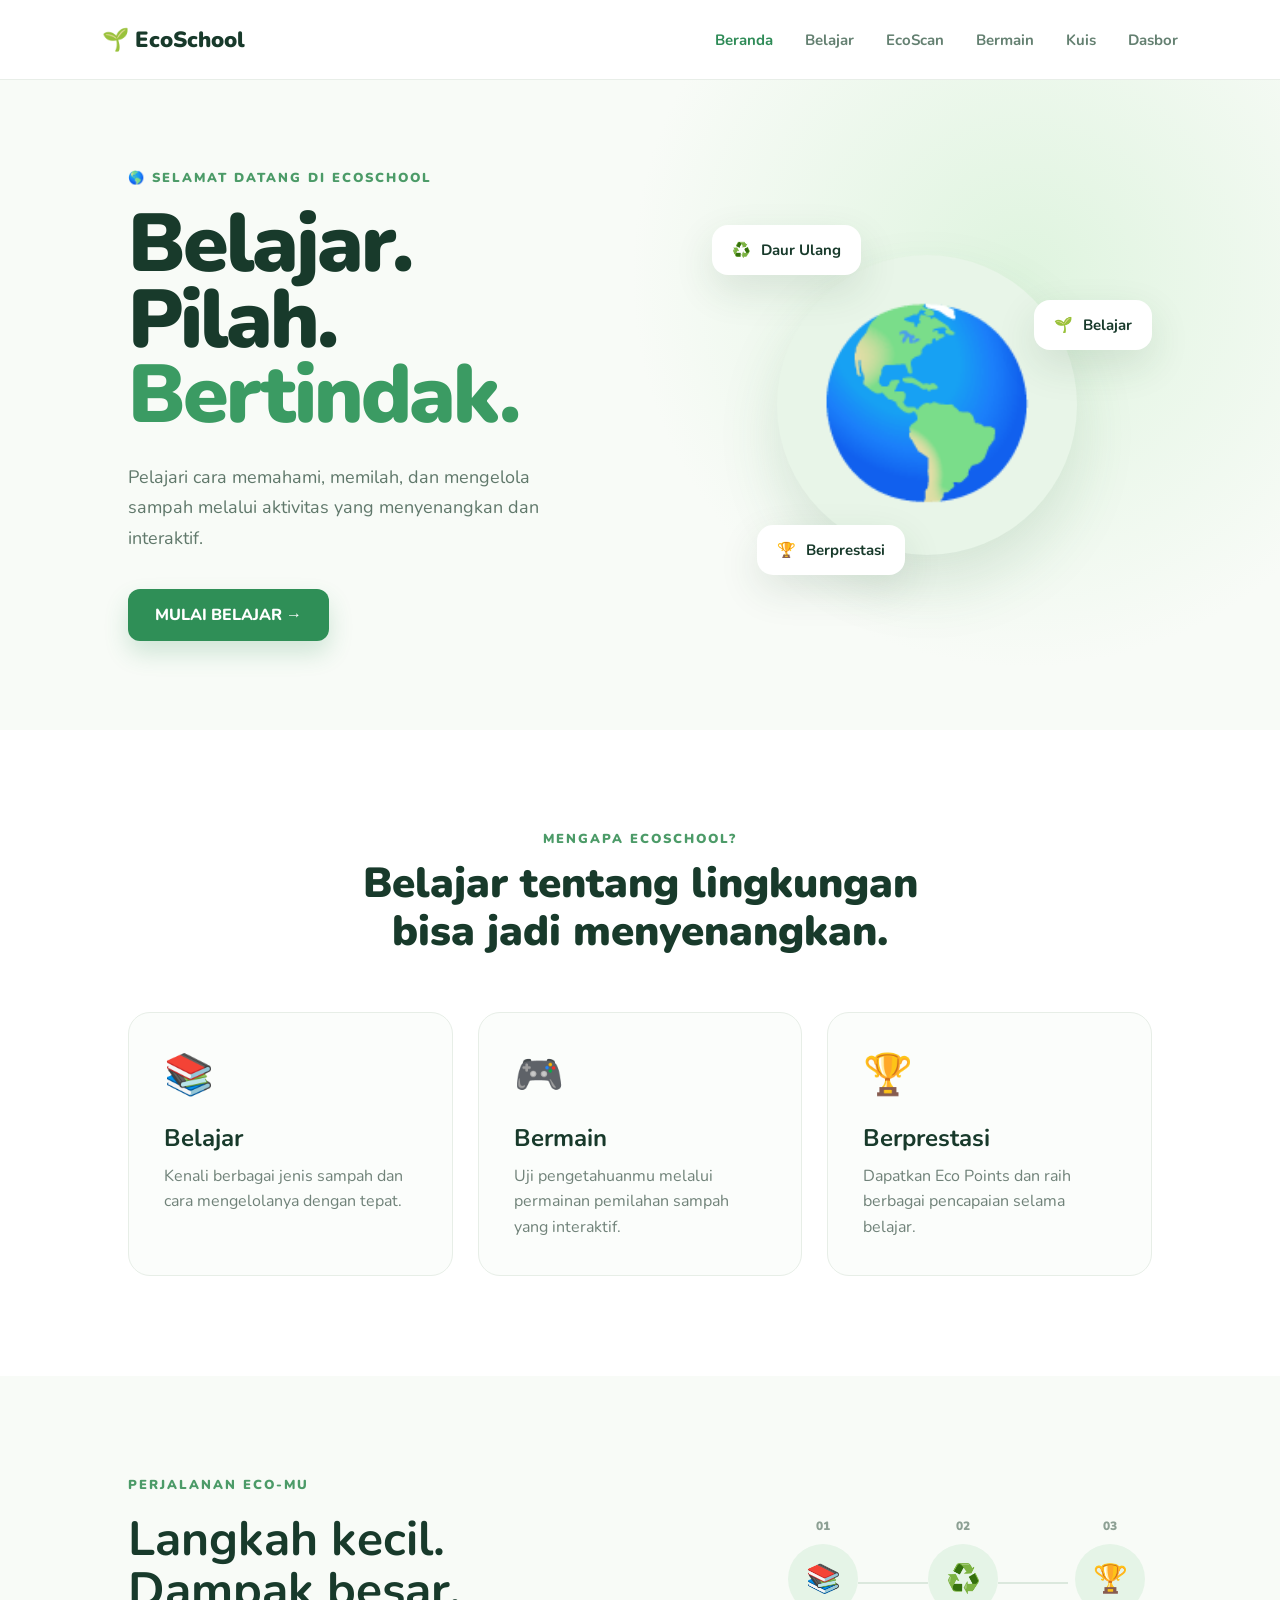
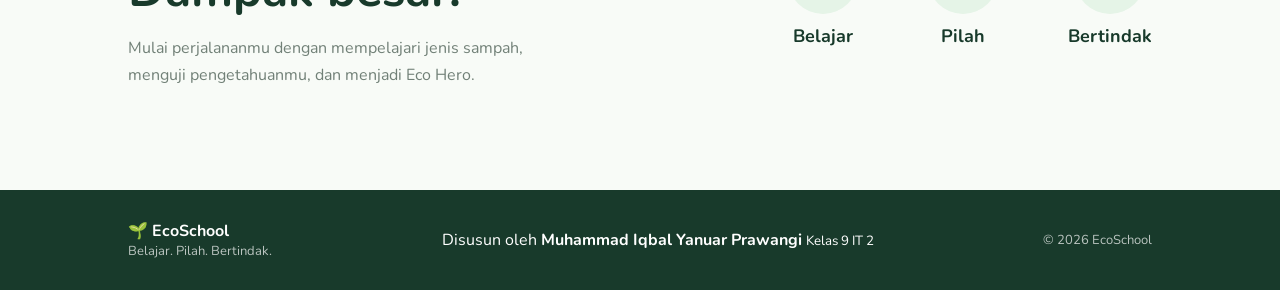
<file: index.html>
<!DOCTYPE html>
<html lang="id">
<head>
    <meta charset="UTF-8">
    <meta name="viewport" content="width=device-width, initial-scale=1.0">

    <title>EcoSchool | Belajar. Pilah. Bertindak.</title>

    <link rel="stylesheet" href="css/style.css">
</head>

<body>

    <!-- NAVBAR -->
    <header class="navbar">
        <div class="logo">
            🌱 EcoSchool
        </div>

        <nav>
            <a href="index.html" class="active">Beranda</a>
            <a href="learn.html">Belajar</a>
            <a href="scan.html">EcoScan</a>
            <a href="game.html">Bermain</a>
            <a href="quiz.html">Kuis</a>
            <a href="dashboard.html">Dasbor</a>
        </nav>
    </header>


    <!-- HERO SECTION -->
    <main>

        <section class="hero">

            <div class="hero-text">

                <p class="small-title">
                    🌎 SELAMAT DATANG DI ECOSCHOOL
                </p>

                <h1>
                    Belajar.<br>
                    Pilah.<br>
                    <span>Bertindak.</span>
                </h1>

                <p class="hero-description">
                    Pelajari cara memahami, memilah, dan mengelola sampah
                    melalui aktivitas yang menyenangkan dan interaktif.
                </p>

                <a href="learn.html" class="primary-button">
                    MULAI BELAJAR →
                </a>

            </div>


            <div class="hero-visual">

                <div class="earth">
                    🌎
                </div>

                <div class="floating-card card-one">
                    ♻️
                    <strong>Daur Ulang</strong>
                </div>

                <div class="floating-card card-two">
                    🌱
                    <strong>Belajar</strong>
                </div>

                <div class="floating-card card-three">
                    🏆
                    <strong>Berprestasi</strong>
                </div>

            </div>

        </section>


        <!-- WHY ECOSCHOOL -->
        <section class="why-section">

            <div class="section-heading">
                <p>MENGAPA ECOSCHOOL?</p>

                <h2>
                    Belajar tentang lingkungan<br>
                    bisa jadi menyenangkan.
                </h2>
            </div>


            <div class="feature-container">

                <div class="feature-card">
                    <div class="feature-icon">
                        📚
                    </div>

                    <h3>Belajar</h3>

                    <p>
                        Kenali berbagai jenis sampah
                        dan cara mengelolanya dengan tepat.
                    </p>
                </div>


                <div class="feature-card">
                    <div class="feature-icon">
                        🎮
                    </div>

                    <h3>Bermain</h3>

                    <p>
                        Uji pengetahuanmu melalui
                        permainan pemilahan sampah yang interaktif.
                    </p>
                </div>


                <div class="feature-card">
                    <div class="feature-icon">
                        🏆
                    </div>

                    <h3>Berprestasi</h3>

                    <p>
                        Dapatkan Eco Points dan raih
                        berbagai pencapaian selama belajar.
                    </p>
                </div>

            </div>

        </section>


        <!-- JOURNEY -->
        <section class="journey-section">

            <div class="journey-text">

                <p class="small-title">
                    PERJALANAN ECO-MU
                </p>

                <h2>
                    Langkah kecil.<br>
                    Dampak besar.
                </h2>

                <p>
                    Mulai perjalananmu dengan mempelajari jenis sampah,
                    menguji pengetahuanmu, dan menjadi Eco Hero.
                </p>

            </div>


            <div class="journey-steps">

                <div class="journey-step">
                    <div>01</div>
                    <span>📚</span>
                    <h3>Belajar</h3>
                </div>

                <div class="journey-line"></div>

                <div class="journey-step">
                    <div>02</div>
                    <span>♻️</span>
                    <h3>Pilah</h3>
                </div>

                <div class="journey-line"></div>

                <div class="journey-step">
                    <div>03</div>
                    <span>🏆</span>
                    <h3>Bertindak</h3>
                </div>

            </div>

        </section>

    </main>


    <!-- FOOTER -->
    <body>
    
        <!-- ISI WEBSITE -->
        <main>
            <!-- semua isi Home kamu di sini -->
        </main>
    
    
        <!-- FOOTER -->
        <footer>
            <div class="footer-brand">
                <div>
                    🌱 <strong>EcoSchool</strong>
                </div>
                <p>Belajar. Pilah. Bertindak.</p>
            </div>
    
            <div class="footer-author">
                <span>Disusun oleh</span>
                <strong>Muhammad Iqbal Yanuar Prawangi</strong>
                <small>Kelas 9 IT 2</small>
            </div>
    
            <p class="footer-copyright">
                © 2026 EcoSchool
            </p>
        </footer>
    
    </body>
    </html>


    <script src="js/main.js"></script>

</body>
</html>
</file>
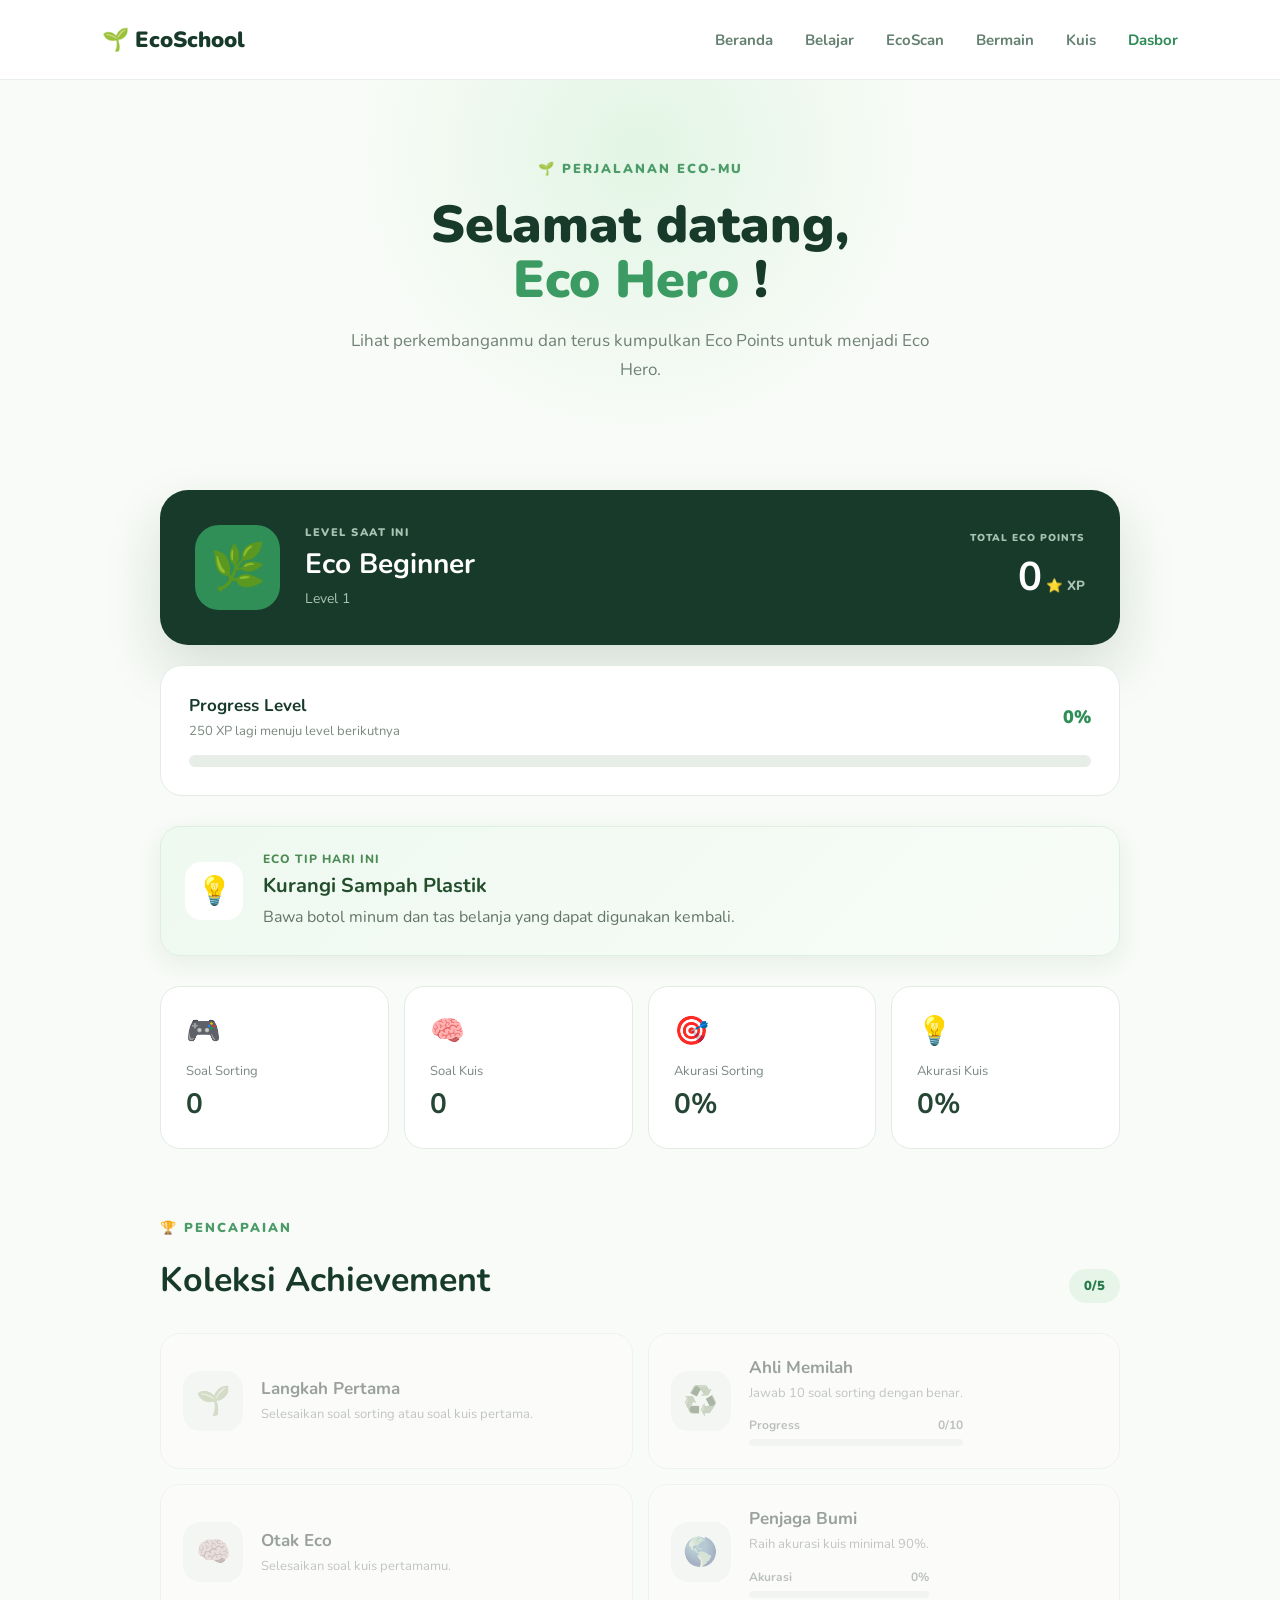
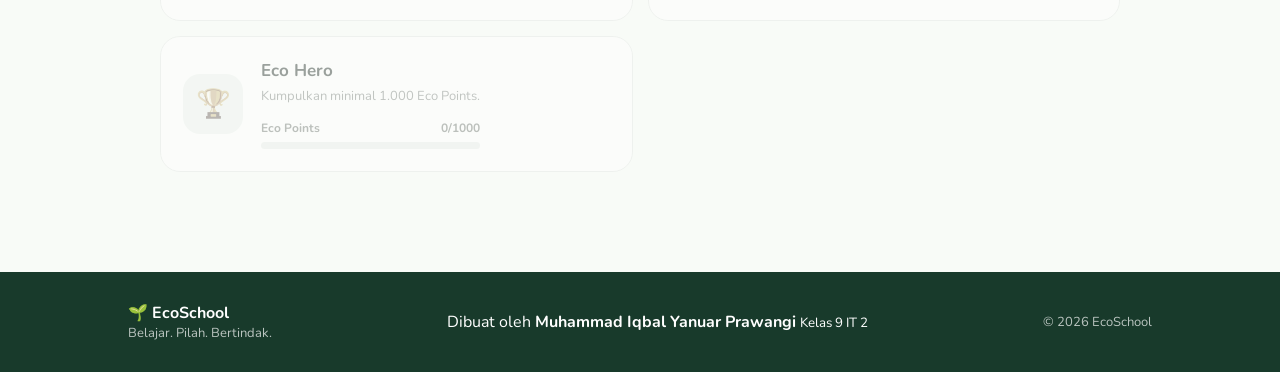
<file: dashboard.html>
<!DOCTYPE html>
<html lang="id">

<head>

    <meta charset="UTF-8">

    <meta name="viewport" content="width=device-width, initial-scale=1.0">

    <title>Dasbor | EcoSchool</title>

    <link rel="stylesheet" href="css/style.css">

</head>


<body>


    <!-- NAVBAR -->

    <header class="navbar">

        <div class="logo">
            🌱 EcoSchool
        </div>


        <nav>

            <a href="index.html">
                Beranda
            </a>

            <a href="learn.html">
                Belajar
            </a>

            <a href="scan.html">
                EcoScan
            </a>

            <a href="game.html">
                Bermain
            </a>

            <a href="quiz.html">
                Kuis
            </a>

            <a href="dashboard.html" class="active">
                Dasbor
            </a>

        </nav>

    </header>



    <!-- MAIN -->

    <main>


        <!-- DASHBOARD HEADER -->

        <section class="dashboard-header">

            <p class="small-title">
                🌱 PERJALANAN ECO-MU
            </p>


            <h1>
                Selamat datang,<br>
                <span id="dashboard-name">
                    Eco Hero
                </span>!
            </h1>


            <p>
                Lihat perkembanganmu dan terus kumpulkan
                Eco Points untuk menjadi Eco Hero.
            </p>

        </section>



        <!-- PROFILE CARD -->

        <section class="dashboard-main">


            <div class="profile-card">


                <div class="profile-icon">
                    🌿
                </div>


                <div class="profile-info">

                    <p>
                        LEVEL SAAT INI
                    </p>

                    <h2 id="level-name">
                        Eco Beginner
                    </h2>

                    <span id="level-number">
                        Level 1
                    </span>

                </div>


                <div class="profile-points">

                    <span>
                        TOTAL ECO POINTS
                    </span>

                    <strong id="total-points">
                        0
                    </strong>

                    <small>
                        ⭐ XP
                    </small>

                </div>

            </div>



            <!-- LEVEL PROGRESS -->

            <div class="level-progress-card">

                <div class="progress-heading">

                    <div>

                        <strong>
                            Progress Level
                        </strong>

                        <p id="next-level-text">
                            250 XP lagi menuju level berikutnya
                        </p>

                    </div>


                    <span id="level-percentage">
                        0%
                    </span>

                </div>


                <div class="dashboard-progress">

                    <div
                        id="dashboard-progress-bar"
                        class="dashboard-progress-bar"
                    ></div>

                </div>

            </div>

            <!-- ECO TIP -->
            <section class="eco-tip-card">
                <div class="eco-tip-icon">💡</div>
            
                <div class="eco-tip-content">
                    <span class="eco-tip-label">ECO TIP HARI INI</span>
                    <h3 id="ecoTipTitle">Tahukah Kamu?</h3>
                    <p id="ecoTipText">
                        Gunakan kembali barang yang masih layak sebelum membuangnya.
                    </p>
                </div>
            </section>

            <!-- STATISTICS -->

            <div class="dashboard-stats">


                <div class="dashboard-stat-card">

                    <div class="stat-icon">
                        🎮
                    </div>

                    <span>
                        Soal Sorting
                    </span>

                    <strong id="games-played">
                        0
                    </strong>

                </div>



                <div class="dashboard-stat-card">

                    <div class="stat-icon">
                        🧠
                    </div>

                    <span>
                        Soal Kuis
                    </span>

                    <strong id="quizzes-played">
                        0
                    </strong>

                </div>



                <div class="dashboard-stat-card">

                    <div class="stat-icon">
                        🎯
                    </div>

                    <span>
                        Akurasi Sorting
                    </span>

                    <strong id="sorting-accuracy">
                        0%
                    </strong>

                </div>



                <div class="dashboard-stat-card">

                    <div class="stat-icon">
                        💡
                    </div>

                    <span>
                        Akurasi Kuis
                    </span>

                    <strong id="quiz-accuracy">
                        0%
                    </strong>

                </div>


            </div>



            <!-- ACHIEVEMENTS -->

            <section class="achievement-section">


                <div class="achievement-heading">

                    <div>

                        <p class="small-title">
                            🏆 PENCAPAIAN
                        </p>

                        <h2>
                            Koleksi Achievement
                        </h2>

                    </div>

                    <span id="achievement-count">
                        0/5
                    </span>

                </div>



                <div class="achievement-grid">


                    <!-- FIRST STEP -->

                    <div
                        id="achievement-first"
                        class="achievement-card locked"
                    >

                        <div class="achievement-icon">
                            🌱
                        </div>

                        <div>

                            <h3>
                                Langkah Pertama
                            </h3>

                            <p>
                                Selesaikan soal sorting atau soal kuis pertama.
                            </p>

                        </div>

                    </div>



                    <!-- WASTE SORTER -->

                    <div
                        id="achievement-sorter"
                        class="achievement-card locked"
                    >

                        <div class="achievement-icon">
                            ♻️
                        </div>

                        <div>

                            <h3>
                                Ahli Memilah
                            </h3>

                            <p>
                                Jawab 10 soal sorting dengan benar.
                            </p>
                            
                            <div class="achievement-progress">
                                <div class="achievement-progress-text">
                                    <span>Progress</span>
                                    <span id="sorter-progress-text">0/10</span>
                                </div>
                            
                                <div class="achievement-progress-bar">
                                    <div
                                        id="sorter-progress-bar"
                                        class="achievement-progress-fill"
                                    ></div>
                                </div>
                            </div>

                        </div>

                    </div>



                    <!-- ECO BRAIN -->

                    <div
                        id="achievement-brain"
                        class="achievement-card locked"
                    >

                        <div class="achievement-icon">
                            🧠
                        </div>

                        <div>

                            <h3>
                                Otak Eco
                            </h3>

                            <p>
                                Selesaikan soal kuis pertamamu.
                            </p>

                        </div>

                    </div>



                    <!-- EARTH GUARDIAN -->

                    <div
                        id="achievement-guardian"
                        class="achievement-card locked"
                    >

                        <div class="achievement-icon">
                            🌎
                        </div>

                        <div>

                            <h3>
                                Penjaga Bumi
                            </h3>

                            <p>
                                Raih akurasi kuis minimal 90%.
                            </p>
                            
                            <div class="achievement-progress">
                                <div class="achievement-progress-text">
                                    <span>Akurasi</span>
                                    <span id="guardian-progress-text">0%</span>
                                </div>
                            
                                <div class="achievement-progress-bar">
                                    <div
                                        id="guardian-progress-bar"
                                        class="achievement-progress-fill"
                                    ></div>
                                </div>
                            </div>

                        </div>

                    </div>



                    <!-- ECO HERO -->

                    <div
                        id="achievement-hero"
                        class="achievement-card locked"
                    >

                        <div class="achievement-icon">
                            🏆
                        </div>

                        <div>

                            <h3>
                                Eco Hero
                            </h3>

                            <p>
                                Kumpulkan minimal 1.000 Eco Points.
                            </p>
                            
                            <div class="achievement-progress">
                                <div class="achievement-progress-text">
                                    <span>Eco Points</span>
                                    <span id="hero-progress-text">0/1000</span>
                                </div>
                            
                                <div class="achievement-progress-bar">
                                    <div
                                        id="hero-progress-bar"
                                        class="achievement-progress-fill"
                                    ></div>
                                </div>
                            </div>

                        </div>

                    </div>


                </div>


            </section>


        </section>


    </main>



    <!-- FOOTER -->

    <footer>

        <div class="footer-brand">
            <div>
                🌱 <strong>EcoSchool</strong>
            </div>
    
            <p>
                Belajar. Pilah. Bertindak.
            </p>
        </div>
    
    
        <div class="footer-author">
            <span>Dibuat oleh</span>
    
            <strong>
                Muhammad Iqbal Yanuar Prawangi
            </strong>
    
            <small>
                Kelas 9 IT 2
            </small>
        </div>
    
    
        <p class="footer-copyright">
            © 2026 EcoSchool
        </p>
    
    </footer>



    <script src="js/dashboard.js"></script>

</body>

</html>
</file>
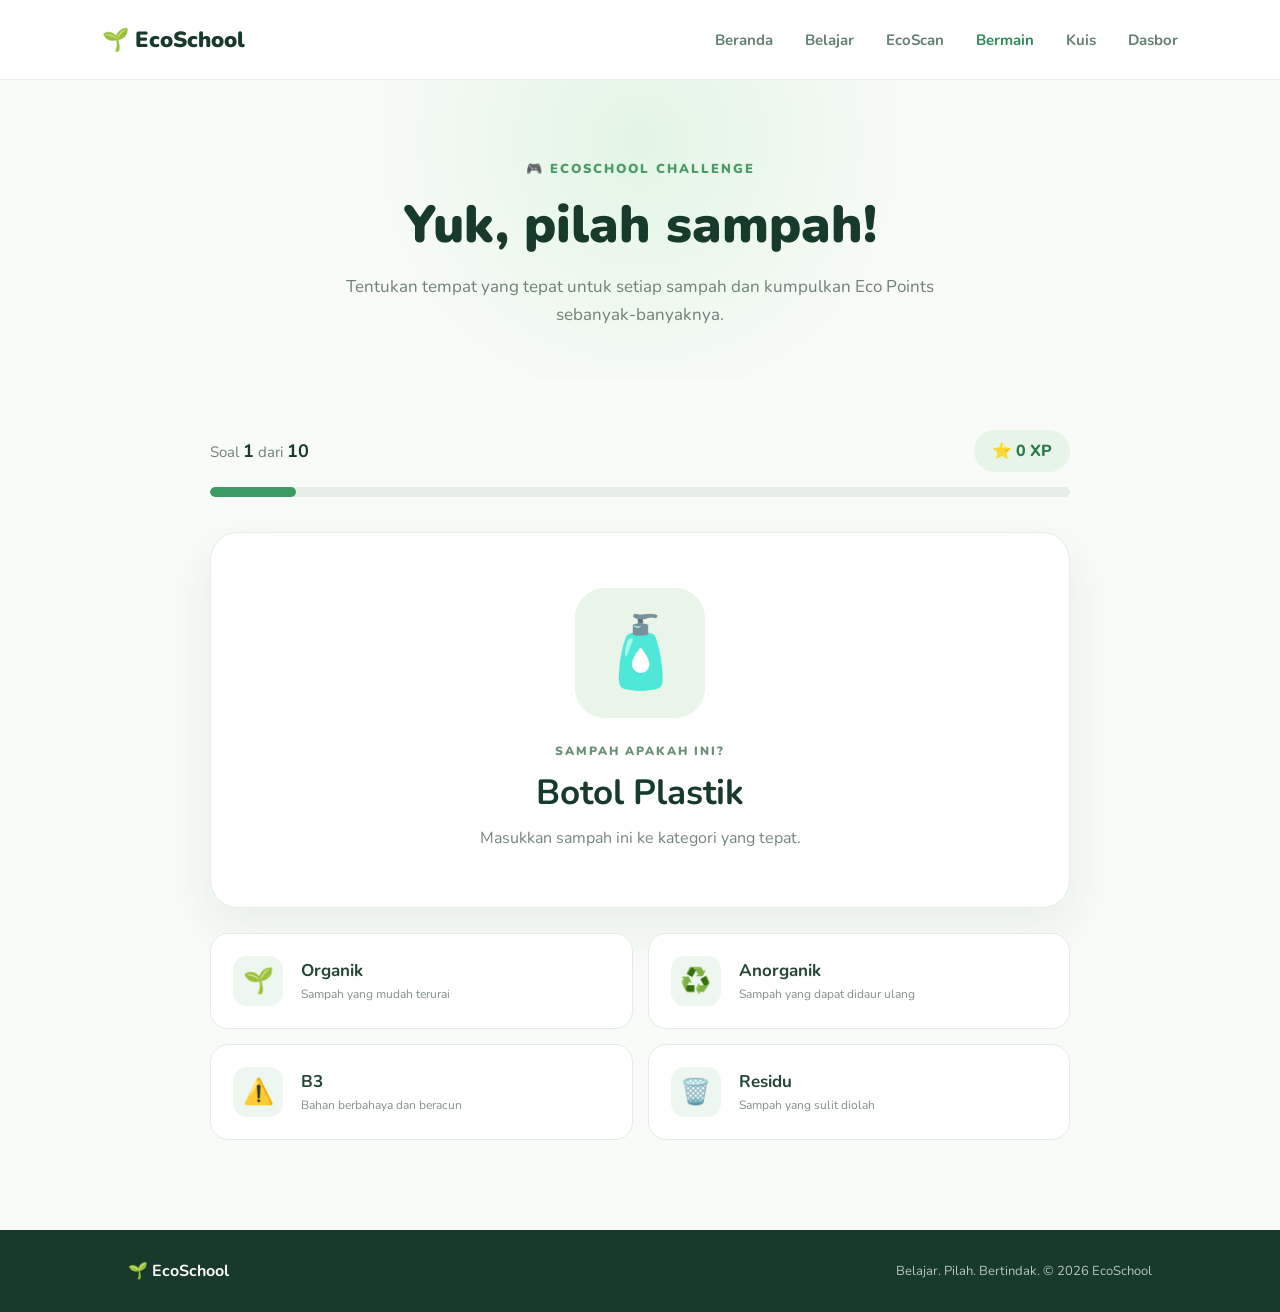
<file: game.html>
<!DOCTYPE html>
<html lang="id">

<head>

    <meta charset="UTF-8">

    <meta name="viewport" content="width=device-width, initial-scale=1.0">

    <title>Bermain | EcoSchool</title>

    <link rel="stylesheet" href="css/style.css">

</head>


<body>


    <!-- NAVBAR -->

    <header class="navbar">

        <div class="logo">
            🌱 EcoSchool
        </div>

        <nav>

            <a href="index.html">
                Beranda
            </a>

            <a href="learn.html">
                Belajar
            </a>

            <a href="scan.html">
                EcoScan
            </a>

            <a href="game.html" class="active">
                Bermain
            </a>

            <a href="quiz.html">
                Kuis
            </a>

            <a href="dashboard.html">
                Dasbor
            </a>

        </nav>

    </header>



    <!-- MAIN -->

    <main>


        <!-- GAME HEADER -->

        <section class="game-header">

            <p class="small-title">
                🎮 ECOSCHOOL CHALLENGE
            </p>

            <h1>
                Yuk, pilah sampah!
            </h1>

            <p>
                Tentukan tempat yang tepat untuk setiap sampah
                dan kumpulkan Eco Points sebanyak-banyaknya.
            </p>

        </section>



        <!-- GAME AREA -->

        <section class="game-section">


            <div class="game-topbar">

                <div class="question-counter">

                    Soal
                    <strong id="question-number">
                        1
                    </strong>
                    dari
                    <strong>
                        10
                    </strong>

                </div>


                <div class="score-display">

                    ⭐
                    <span id="score">
                        0
                    </span>
                    XP

                </div>

            </div>



            <!-- PROGRESS -->

            <div class="game-progress">

                <div
                    id="game-progress-bar"
                    class="game-progress-bar"
                ></div>

            </div>



            <!-- QUESTION CARD -->

            <div class="question-card">


                <div
                    id="waste-emoji"
                    class="waste-question-icon"
                >
                    🧴
                </div>


                <p class="question-label">
                    SAMPAH APAKAH INI?
                </p>


                <h2 id="waste-name">
                    Botol Plastik
                </h2>


                <p class="question-text">
                    Masukkan sampah ini ke kategori yang tepat.
                </p>


            </div>



            <!-- ANSWERS -->

            <div class="answer-grid">


                <button
                    class="answer-button"
                    onclick="checkAnswer('organik')"
                >

                    <span>🌱</span>

                    <div>
                        <strong>Organik</strong>

                        <small>
                            Sampah yang mudah terurai
                        </small>
                    </div>

                </button>



                <button
                    class="answer-button"
                    onclick="checkAnswer('anorganik')"
                >

                    <span>♻️</span>

                    <div>
                        <strong>Anorganik</strong>

                        <small>
                            Sampah yang dapat didaur ulang
                        </small>
                    </div>

                </button>



                <button
                    class="answer-button"
                    onclick="checkAnswer('b3')"
                >

                    <span>⚠️</span>

                    <div>
                        <strong>B3</strong>

                        <small>
                            Bahan berbahaya dan beracun
                        </small>
                    </div>

                </button>



                <button
                    class="answer-button"
                    onclick="checkAnswer('residu')"
                >

                    <span>🗑️</span>

                    <div>
                        <strong>Residu</strong>

                        <small>
                            Sampah yang sulit diolah
                        </small>
                    </div>

                </button>


            </div>



            <!-- FEEDBACK -->

            <div
                id="game-feedback"
                class="game-feedback"
                style="display: none;"
            >

                <div
                    id="feedback-icon"
                    class="feedback-icon"
                >
                    🎉
                </div>


                <h3 id="feedback-title">
                    Benar!
                </h3>


                <p id="feedback-text">
                    Jawabanmu tepat.
                </p>


                <button
                    id="next-button"
                    class="primary-button"
                    onclick="nextQuestion()"
                >
                    SOAL BERIKUTNYA →
                </button>

            </div>


        </section>



        <!-- GAME RESULT -->

        <section
            id="game-result"
            class="game-result"
            style="display: none;"
        >

            <div class="result-icon">
                🏆
            </div>


            <p class="small-title">
                TANTANGAN SELESAI!
            </p>


            <h2>
                Kamu keren, Eco Hero! 🌱
            </h2>


            <div class="final-score">

                <span>
                    Total Eco Points
                </span>

                <strong id="final-score">
                    0 XP
                </strong>

            </div>


            <div class="result-stats">

                <div>
                    <strong id="correct-answer">
                        0
                    </strong>

                    <span>
                        Jawaban Benar
                    </span>
                </div>


                <div>
                    <strong id="accuracy">
                        0%
                    </strong>

                    <span>
                        Akurasi
                    </span>
                </div>

            </div>


            <button
                class="primary-button"
                onclick="restartGame()"
            >
                MAIN LAGI ↻
            </button>

        </section>


    </main>



    <!-- FOOTER -->

    <footer>

        <div>
            🌱 <strong>EcoSchool</strong>
        </div>


        <p>
            Belajar. Pilah. Bertindak. © 2026 EcoSchool
        </p>

    </footer>



    <script src="js/game.js"></script>

</body>

</html>
</file>
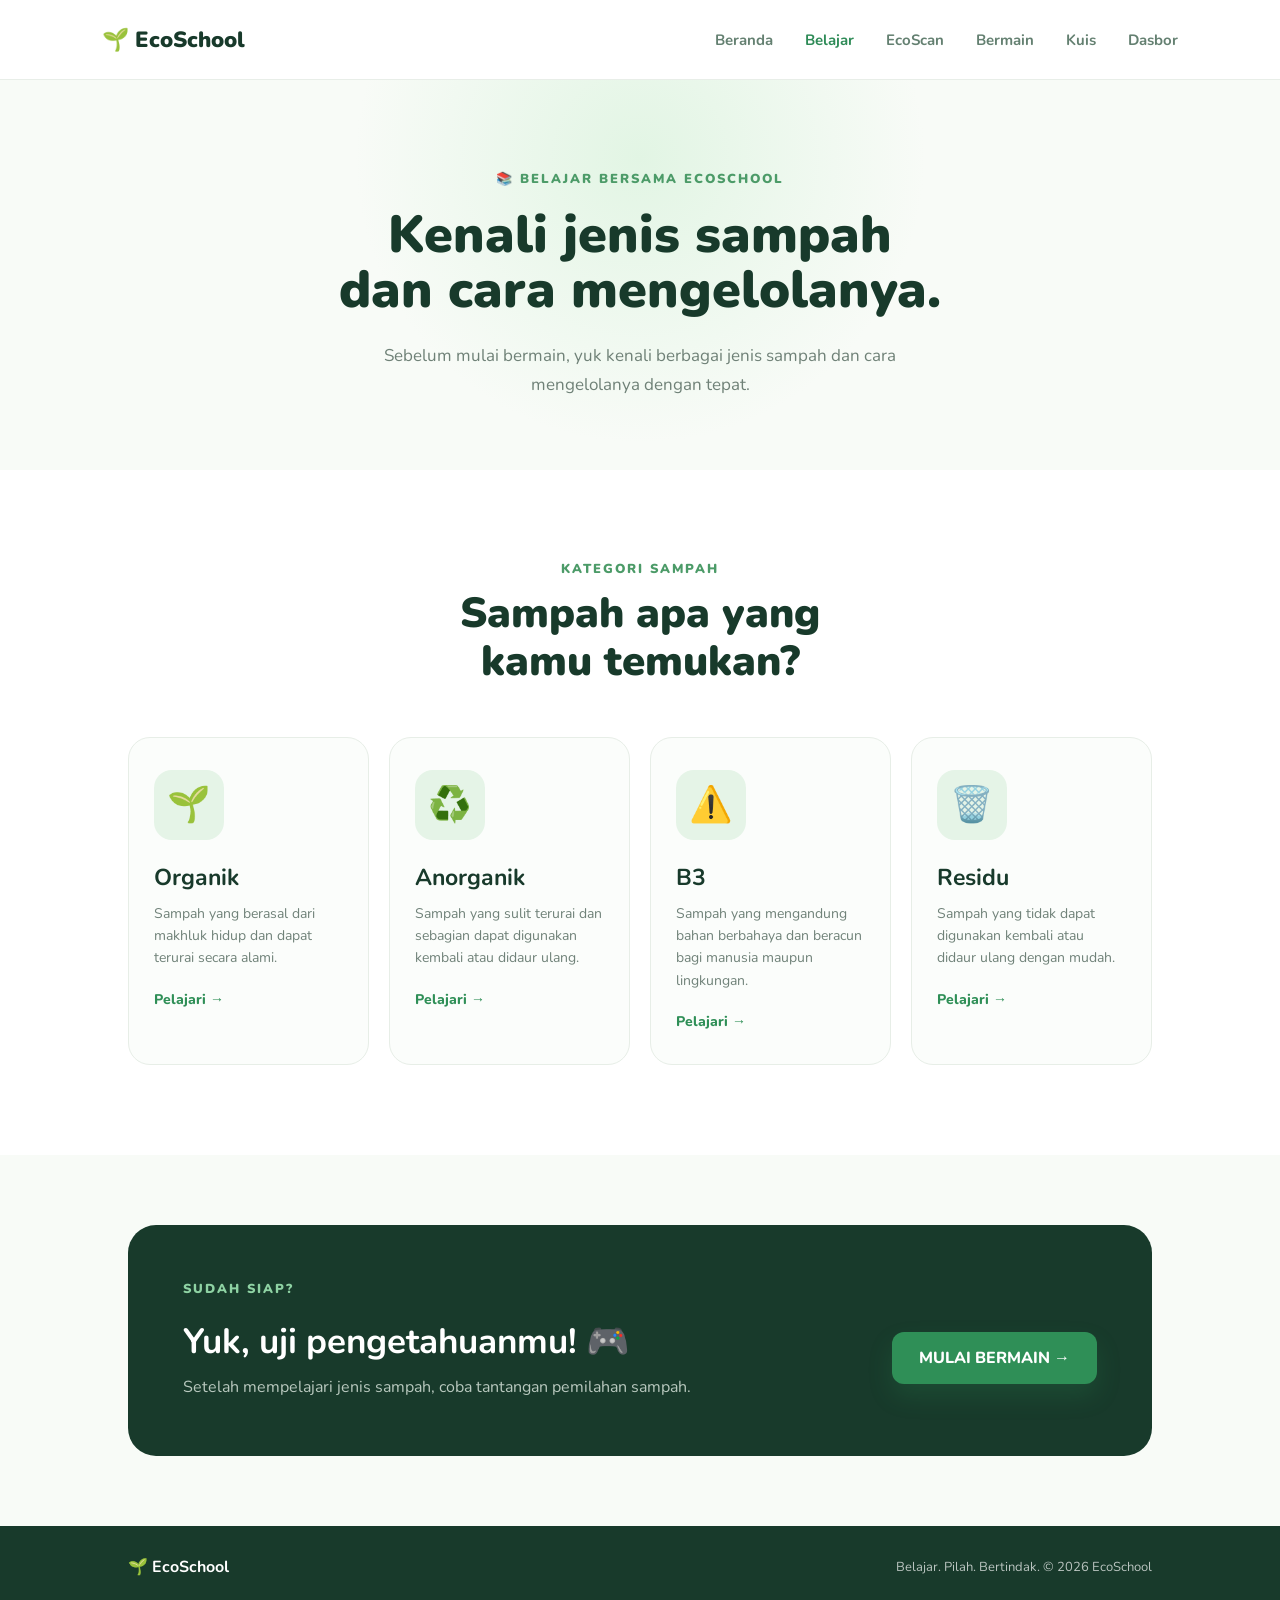
<file: learn.html>
<!DOCTYPE html>
<html lang="id">

<head>

    <meta charset="UTF-8">

    <meta name="viewport" content="width=device-width, initial-scale=1.0">

    <title>Belajar | EcoSchool</title>

    <link rel="stylesheet" href="css/style.css">

</head>


<body>


    <!-- NAVBAR -->

    <header class="navbar">

        <div class="logo">
            🌱 EcoSchool
        </div>


        <nav>

            <a href="index.html">
                Beranda
            </a>

            <a href="learn.html" class="active">
                Belajar
            </a>

            <a href="scan.html">
                EcoScan
            </a>
            
            <a href="game.html">
                Bermain
            </a>

            <a href="quiz.html">
                Kuis
            </a>

            <a href="dashboard.html">
                Dasbor
            </a>

        </nav>

    </header>



    <!-- MAIN CONTENT -->

    <main>


        <!-- PAGE HEADER -->

        <section class="page-header">

            <p class="small-title">
                📚 BELAJAR BERSAMA ECOSCHOOL
            </p>


            <h1>
                Kenali jenis sampah<br>
                dan cara mengelolanya.
            </h1>


            <p>
                Sebelum mulai bermain, yuk kenali berbagai jenis
                sampah dan cara mengelolanya dengan tepat.
            </p>

        </section>



        <!-- WASTE CATEGORIES -->

        <section class="waste-section">


            <div class="section-heading">

                <p>
                    KATEGORI SAMPAH
                </p>

                <h2>
                    Sampah apa yang<br>
                    kamu temukan?
                </h2>

            </div>



            <div class="waste-container">


                <!-- ORGANIK -->

                <div class="waste-card"
                     onclick="showWasteInfo('organik')">

                    <div class="waste-icon">
                        🌱
                    </div>

                    <h3>
                        Organik
                    </h3>

                    <p>
                        Sampah yang berasal dari makhluk hidup
                        dan dapat terurai secara alami.
                    </p>

                    <span class="learn-more">
                        Pelajari →
                    </span>

                </div>



                <!-- ANORGANIK -->

                <div class="waste-card"
                     onclick="showWasteInfo('anorganik')">

                    <div class="waste-icon">
                        ♻️
                    </div>

                    <h3>
                        Anorganik
                    </h3>

                    <p>
                        Sampah yang sulit terurai dan sebagian
                        dapat digunakan kembali atau didaur ulang.
                    </p>

                    <span class="learn-more">
                        Pelajari →
                    </span>

                </div>



                <!-- B3 -->

                <div class="waste-card"
                     onclick="showWasteInfo('b3')">

                    <div class="waste-icon">
                        ⚠️
                    </div>

                    <h3>
                        B3
                    </h3>

                    <p>
                        Sampah yang mengandung bahan berbahaya
                        dan beracun bagi manusia maupun lingkungan.
                    </p>

                    <span class="learn-more">
                        Pelajari →
                    </span>

                </div>



                <!-- RESIDU -->

                <div class="waste-card"
                     onclick="showWasteInfo('residu')">

                    <div class="waste-icon">
                        🗑️
                    </div>

                    <h3>
                        Residu
                    </h3>

                    <p>
                        Sampah yang tidak dapat digunakan kembali
                        atau didaur ulang dengan mudah.
                    </p>

                    <span class="learn-more">
                        Pelajari →
                    </span>

                </div>


            </div>

        </section>



        <!-- INFORMATION PANEL -->

        <section
            id="waste-info"
            class="waste-info-section"
            style="display: none;"
        >

            <div class="waste-info-content">


                <button
                    class="close-button"
                    onclick="closeWasteInfo()"
                >
                    ×
                </button>


                <div
                    id="waste-info-icon"
                    class="info-icon"
                >
                </div>


                <p
                    id="waste-info-category"
                    class="small-title"
                >
                </p>


                <h2
                    id="waste-info-title"
                >
                </h2>


                <p
                    id="waste-info-description"
                >
                </p>



                <div class="info-grid">


                    <div class="info-box">

                        <h3>
                            📌 Contoh
                        </h3>

                        <ul id="waste-info-examples">
                        </ul>

                    </div>



                    <div class="info-box">

                        <h3>
                            💡 Tahukah Kamu?
                        </h3>

                        <p id="waste-info-fact">
                        </p>

                    </div>


                </div>


                <div class="tip-box">

                    <strong>
                        🌱 Tips EcoSchool
                    </strong>

                    <p id="waste-info-tip">
                    </p>

                </div>


            </div>

        </section>



        <!-- CALL TO ACTION -->

        <section class="learn-cta">

            <div>

                <p class="small-title">
                    SUDAH SIAP?
                </p>

                <h2>
                    Yuk, uji pengetahuanmu! 🎮
                </h2>

                <p>
                    Setelah mempelajari jenis sampah,
                    coba tantangan pemilahan sampah.
                </p>

            </div>


            <a
                href="game.html"
                class="primary-button"
            >
                MULAI BERMAIN →
            </a>

        </section>


    </main>



    <!-- FOOTER -->

    <footer>

        <div>
            🌱 <strong>EcoSchool</strong>
        </div>


        <p>
            Belajar. Pilah. Bertindak. © 2026 EcoSchool
        </p>

    </footer>



    <script src="js/learn.js"></script>

</body>

</html>
</file>
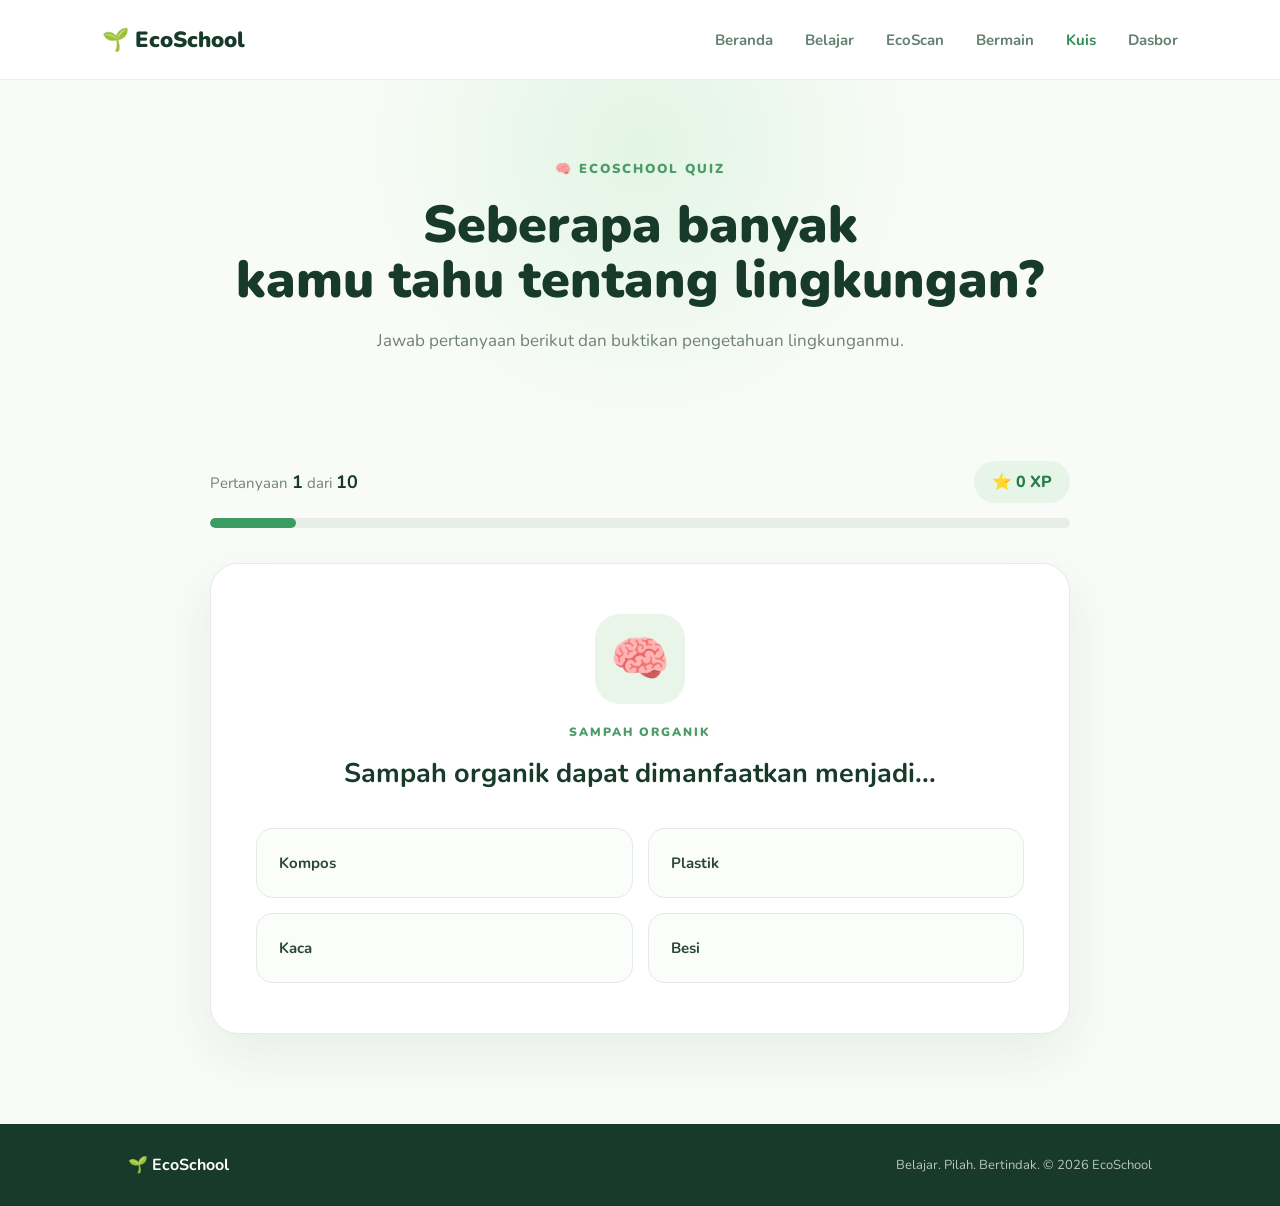
<file: quiz.html>
<!DOCTYPE html>
<html lang="id">

<head>

    <meta charset="UTF-8">

    <meta name="viewport" content="width=device-width, initial-scale=1.0">

    <title>Kuis | EcoSchool</title>

    <link rel="stylesheet" href="css/style.css">

</head>


<body>


    <!-- NAVBAR -->

    <header class="navbar">

        <div class="logo">
            🌱 EcoSchool
        </div>


        <nav>

            <a href="index.html">
                Beranda
            </a>

            <a href="learn.html">
                Belajar
            </a>
            
            <a href="scan.html">
                EcoScan
            </a>

            <a href="game.html">
                Bermain
            </a>

            <a href="quiz.html" class="active">
                Kuis
            </a>

            <a href="dashboard.html">
                Dasbor
            </a>

        </nav>

    </header>



    <!-- MAIN -->

    <main>


        <!-- QUIZ HEADER -->

        <section class="quiz-header">

            <p class="small-title">
                🧠 ECOSCHOOL QUIZ
            </p>

            <h1>
                Seberapa banyak<br>
                kamu tahu tentang lingkungan?
            </h1>

            <p>
                Jawab pertanyaan berikut dan buktikan
                pengetahuan lingkunganmu.
            </p>

        </section>



        <!-- QUIZ SECTION -->

        <section class="quiz-section">


            <!-- QUIZ TOP -->

            <div class="quiz-topbar">

                <div class="quiz-counter">

                    Pertanyaan
                    <strong id="quiz-number">
                        1
                    </strong>
                    dari
                    <strong>
                        10
                    </strong>

                </div>


                <div class="quiz-score">

                    ⭐
                    <span id="quiz-score">
                        0
                    </span>
                    XP

                </div>

            </div>



            <!-- PROGRESS -->

            <div class="quiz-progress">

                <div
                    id="quiz-progress-bar"
                    class="quiz-progress-bar"
                ></div>

            </div>



            <!-- QUESTION -->

            <div class="quiz-card">


                <div class="quiz-icon">
                    🧠
                </div>


                <p
                    id="quiz-category"
                    class="quiz-category"
                >
                    LINGKUNGAN
                </p>


                <h2 id="quiz-question">
                    Pertanyaan akan muncul di sini.
                </h2>


                <!-- ANSWERS -->

                <div
                    id="quiz-answers"
                    class="quiz-answers"
                >

                    <button
                        class="quiz-answer"
                        onclick="selectAnswer(0)"
                    >
                        Jawaban A
                    </button>


                    <button
                        class="quiz-answer"
                        onclick="selectAnswer(1)"
                    >
                        Jawaban B
                    </button>


                    <button
                        class="quiz-answer"
                        onclick="selectAnswer(2)"
                    >
                        Jawaban C
                    </button>


                    <button
                        class="quiz-answer"
                        onclick="selectAnswer(3)"
                    >
                        Jawaban D
                    </button>

                </div>


            </div>



            <!-- FEEDBACK -->

            <div
                id="quiz-feedback"
                class="quiz-feedback"
                style="display: none;"
            >

                <div
                    id="quiz-feedback-icon"
                    class="feedback-icon"
                >
                    🎉
                </div>


                <h3 id="quiz-feedback-title">
                    Jawaban Benar!
                </h3>


                <p id="quiz-feedback-text">
                    Penjelasan jawaban.
                </p>


                <button
                    class="primary-button"
                    onclick="nextQuizQuestion()"
                >
                    LANJUT →
                </button>

            </div>


        </section>



        <!-- QUIZ RESULT -->

        <section
            id="quiz-result"
            class="quiz-result"
            style="display: none;"
        >

            <div class="result-icon">
                🧠
            </div>


            <p class="small-title">
                KUIS SELESAI!
            </p>


            <h2>
                Hebat, Eco Hero! 🌱
            </h2>


            <div class="quiz-final-score">

                <span>
                    Skor Kamu
                </span>

                <strong id="quiz-final-score">
                    0/100
                </strong>

            </div>


            <div class="result-stats">


                <div>

                    <strong id="quiz-correct">
                        0
                    </strong>

                    <span>
                        Jawaban Benar
                    </span>

                </div>


                <div>

                    <strong id="quiz-accuracy">
                        0%
                    </strong>

                    <span>
                        Akurasi
                    </span>

                </div>


            </div>


            <div class="quiz-reward">

                ⭐

                <strong id="quiz-earned-xp">
                    +0 Eco Points
                </strong>

            </div>


            <button
                class="primary-button"
                onclick="restartQuiz()"
            >
                COBA LAGI ↻
            </button>

        </section>


    </main>



    <!-- FOOTER -->

    <footer>

        <div>
            🌱 <strong>EcoSchool</strong>
        </div>


        <p>
            Belajar. Pilah. Bertindak. © 2026 EcoSchool
        </p>

    </footer>



    <script src="js/quiz.js"></script>

</body>

</html>
</file>
<file: css/style.css>
@import url('https://fonts.googleapis.com/css2?family=Nunito:wght@400;500;600;700;800;900&display=swap');


/* =========================
   GLOBAL
========================= */

* {
    margin: 0;
    padding: 0;
    box-sizing: border-box;
}

html {
    scroll-behavior: smooth;
}

body {
    font-family: 'Nunito', sans-serif;
    background: #f8fbf7;
    color: #183a2b;
}

a {
    text-decoration: none;
    color: inherit;
}


/* =========================
   NAVBAR
========================= */

.navbar {
    width: 100%;
    height: 80px;

    display: flex;
    align-items: center;
    justify-content: space-between;

    padding: 0 8%;

    background: rgba(255, 255, 255, 0.95);

    position: sticky;
    top: 0;
    z-index: 100;

    border-bottom: 1px solid #e8eee8;
}

.logo {
    font-size: 22px;
    font-weight: 900;
}

.navbar nav {
    display: flex;
    gap: 32px;
}

.navbar nav a {
    font-size: 15px;
    font-weight: 700;
    color: #648071;

    transition: 0.3s;
}

.navbar nav a:hover,
.navbar nav a.active {
    color: #2e8b57;
}


/* =========================
   HERO
========================= */

.hero {
    min-height: 650px;

    display: flex;
    align-items: center;
    justify-content: space-between;

    padding: 80px 10%;

    background:
        radial-gradient(
            circle at 80% 30%,
            #dff4df 0,
            transparent 35%
        );
}

.hero-text {
    max-width: 550px;
}

.small-title {
    font-size: 13px;
    font-weight: 900;
    letter-spacing: 2px;
    color: #4c9b68;
    margin-bottom: 20px;
}

.hero h1 {
    font-size: 82px;
    line-height: 0.92;
    font-weight: 900;
    letter-spacing: -3px;
}

.hero h1 span {
    color: #3b9b63;
}

.hero-description {
    margin-top: 28px;

    max-width: 460px;

    font-size: 18px;
    line-height: 1.7;

    color: #60786b;
}

.primary-button {
    display: inline-block;

    margin-top: 35px;

    padding: 15px 27px;

    background: #2f8f57;
    color: white;

    border-radius: 12px;

    font-weight: 800;

    box-shadow: 0 12px 25px rgba(47, 143, 87, 0.2);

    transition: 0.3s;
}

.primary-button:hover {
    transform: translateY(-3px);
}


/* =========================
   HERO VISUAL
========================= */

.hero-visual {
    width: 450px;
    height: 450px;

    position: relative;

    display: flex;
    align-items: center;
    justify-content: center;
}

.earth {
    width: 300px;
    height: 300px;

    border-radius: 50%;

    display: flex;
    align-items: center;
    justify-content: center;

    font-size: 180px;

    background: #e8f5e8;

    box-shadow:
        0 30px 60px rgba(55, 120, 70, 0.15);
}

.floating-card {
    position: absolute;

    padding: 15px 20px;

    background: white;

    border-radius: 16px;

    box-shadow:
        0 15px 40px rgba(34, 70, 45, 0.12);

    display: flex;
    gap: 10px;
    align-items: center;

    font-size: 15px;
}

.card-one {
    top: 45px;
    left: 10px;
}

.card-two {
    top: 120px;
    right: 0;
}

.card-three {
    bottom: 55px;
    left: 55px;
}


/* =========================
   WHY SECTION
========================= */

.why-section {
    padding: 100px 10%;

    background: white;
}

.section-heading {
    text-align: center;
}

.section-heading p {
    font-size: 13px;
    font-weight: 900;
    letter-spacing: 2px;
    color: #4c9b68;
}

.section-heading h2 {
    margin-top: 12px;

    font-size: 42px;
    line-height: 1.15;
    font-weight: 900;
}


.feature-container {
    margin-top: 55px;

    display: grid;
    grid-template-columns: repeat(3, 1fr);

    gap: 25px;
}

.feature-card {
    padding: 35px;

    border: 1px solid #e7eee7;

    border-radius: 22px;

    background: #fbfdfb;

    transition: 0.3s;
}

.feature-card:hover {
    transform: translateY(-7px);

    box-shadow:
        0 20px 45px rgba(39, 90, 55, 0.1);
}

.feature-icon {
    font-size: 40px;
    margin-bottom: 20px;
}

.feature-card h3 {
    font-size: 24px;
    margin-bottom: 10px;
}

.feature-card p {
    color: #708279;
    line-height: 1.6;
}


/* =========================
   JOURNEY
========================= */

.journey-section {
    padding: 100px 10%;

    display: flex;
    align-items: center;
    justify-content: space-between;

    gap: 80px;
}

.journey-text {
    max-width: 420px;
}

.journey-text h2 {
    font-size: 48px;
    line-height: 1.05;
    margin-bottom: 20px;
}

.journey-text > p:last-child {
    color: #718077;
    line-height: 1.7;
}


.journey-steps {
    display: flex;
    align-items: center;
}

.journey-step {
    text-align: center;
}

.journey-step div {
    font-size: 12px;
    font-weight: 900;
    color: #8da094;
}

.journey-step span {
    display: block;

    margin: 10px auto;

    width: 70px;
    height: 70px;

    border-radius: 50%;

    background: #e5f4e7;

    display: flex;
    align-items: center;
    justify-content: center;

    font-size: 28px;
}

.journey-step h3 {
    font-size: 18px;
}

.journey-line {
    width: 70px;
    height: 2px;
    background: #dbe8dd;
}


/* =========================
   FOOTER
========================= */

footer {
    padding: 30px 10%;

    display: flex;
    justify-content: space-between;
    align-items: center;

    background: #183a2b;

    color: white;
}

footer p {
    font-size: 13px;
    opacity: 0.7;
}


/* =========================
   RESPONSIVE
========================= */

@media (max-width: 900px) {

    .navbar {
        padding: 0 5%;
    }

    .navbar nav {
        gap: 15px;
    }

    .hero {
        flex-direction: column;

        text-align: center;

        gap: 60px;

        padding: 70px 6%;
    }

    .hero-description {
        margin-left: auto;
        margin-right: auto;
    }

    .hero-visual {
        width: 350px;
        height: 350px;
    }

    .earth {
        width: 240px;
        height: 240px;
        font-size: 140px;
    }

    .feature-container {
        grid-template-columns: 1fr;
    }

    .journey-section {
        flex-direction: column;
        text-align: center;
    }
}


@media (max-width: 600px) {

    .navbar {
        height: auto;
        padding: 20px;
        flex-direction: column;
        gap: 15px;
    }

    .navbar nav {
        flex-wrap: wrap;
        justify-content: center;
    }

    .hero h1 {
        font-size: 60px;
    }

    .hero-visual {
        width: 300px;
        height: 300px;
    }

    .earth {
        width: 200px;
        height: 200px;
        font-size: 115px;
    }

    .floating-card {
        transform: scale(0.8);
    }

    .section-heading h2 {
        font-size: 32px;
    }

    .journey-text h2 {
        font-size: 38px;
    }

    .journey-steps {
        flex-direction: column;
        gap: 15px;
    }

    .journey-line {
        width: 2px;
        height: 35px;
    }

    footer {
        flex-direction: column;
        gap: 10px;
        text-align: center;
    }
}

/* =========================
   LEARN PAGE
========================= */

.page-header {
    padding: 90px 10% 70px;

    text-align: center;

    background:
        radial-gradient(
            circle at 50% 20%,
            #e2f5e4 0,
            transparent 40%
        );
}

.page-header h1 {
    font-size: 52px;
    line-height: 1.05;

    font-weight: 900;

    margin-bottom: 25px;
}

.page-header > p:last-child {
    max-width: 600px;

    margin: auto;

    color: #6f8177;

    line-height: 1.7;

    font-size: 17px;
}


/* WASTE SECTION */

.waste-section {
    padding: 90px 10%;

    background: white;
}

.waste-container {
    margin-top: 50px;

    display: grid;

    grid-template-columns:
        repeat(4, 1fr);

    gap: 20px;
}


.waste-card {
    padding: 32px 25px;

    border-radius: 22px;

    background: #fbfdfb;

    border: 1px solid #e7eee7;

    cursor: pointer;

    transition: 0.3s;
}

.waste-card:hover {
    transform: translateY(-8px);

    box-shadow:
        0 20px 40px
        rgba(39, 90, 55, 0.12);
}


.waste-icon {
    width: 70px;
    height: 70px;

    display: flex;

    align-items: center;
    justify-content: center;

    border-radius: 18px;

    background: #e5f4e7;

    font-size: 35px;

    margin-bottom: 22px;
}


.waste-card h3 {
    font-size: 23px;

    margin-bottom: 10px;
}


.waste-card p {
    color: #708279;

    line-height: 1.6;

    font-size: 14px;
}


.learn-more {
    display: inline-block;

    margin-top: 20px;

    color: #2f8f57;

    font-weight: 800;

    font-size: 14px;
}


/* INFORMATION */

.waste-info-section {
    padding: 80px 10%;

    background: #f1f8f2;
}


.waste-info-content {
    max-width: 900px;

    margin: auto;

    padding: 50px;

    background: white;

    border-radius: 28px;

    position: relative;

    box-shadow:
        0 20px 60px
        rgba(35, 80, 45, 0.1);
}


.close-button {
    position: absolute;

    top: 20px;
    right: 25px;

    border: none;

    background: #edf4ee;

    width: 40px;
    height: 40px;

    border-radius: 50%;

    font-size: 25px;

    cursor: pointer;

    color: #42604c;
}


.info-icon {
    font-size: 55px;

    margin-bottom: 15px;
}


.waste-info-content h2 {
    font-size: 38px;

    margin-bottom: 15px;
}


#waste-info-description {
    color: #6d7e74;

    line-height: 1.7;

    font-size: 17px;
}


.info-grid {
    display: grid;

    grid-template-columns:
        1fr 1fr;

    gap: 20px;

    margin-top: 35px;
}


.info-box {
    padding: 25px;

    background: #f7faf7;

    border-radius: 18px;
}


.info-box h3 {
    margin-bottom: 15px;

    font-size: 18px;
}


.info-box ul {
    padding-left: 20px;

    color: #64776c;

    line-height: 1.8;
}


.info-box p {
    color: #64776c;

    line-height: 1.7;
}


.tip-box {
    margin-top: 20px;

    padding: 22px 25px;

    background: #e7f5e9;

    border-radius: 18px;
}


.tip-box strong {
    color: #287b4a;
}


.tip-box p {
    margin-top: 8px;

    color: #587061;

    line-height: 1.6;
}


/* CTA */

.learn-cta {
    margin: 70px 10%;

    padding: 55px;

    background: #183a2b;

    color: white;

    border-radius: 28px;

    display: flex;

    align-items: center;

    justify-content: space-between;

    gap: 30px;
}


.learn-cta .small-title {
    color: #8ed2a3;
}


.learn-cta h2 {
    font-size: 35px;

    margin-bottom: 10px;
}


.learn-cta p:not(.small-title) {
    color: #b9c9bf;

    line-height: 1.6;
}


/* RESPONSIVE */

@media (max-width: 1000px) {

    .waste-container {
        grid-template-columns:
            repeat(2, 1fr);
    }

}


@media (max-width: 700px) {

    .page-header h1 {
        font-size: 40px;
    }


    .waste-container {
        grid-template-columns: 1fr;
    }


    .info-grid {
        grid-template-columns: 1fr;
    }


    .waste-info-content {
        padding: 35px 25px;
    }


    .learn-cta {
        margin: 50px 6%;

        padding: 35px 25px;

        flex-direction: column;

        align-items: flex-start;
    }

}

/* =========================
   SORTING GAME
========================= */

.game-header {
    padding: 80px 10% 50px;

    text-align: center;

    background:
        radial-gradient(
            circle at 50% 20%,
            #e2f5e4 0,
            transparent 40%
        );
}

.game-header h1 {
    font-size: 52px;

    line-height: 1.05;

    font-weight: 900;

    margin-bottom: 20px;
}

.game-header > p:last-child {
    max-width: 600px;

    margin: auto;

    color: #6f8177;

    line-height: 1.7;

    font-size: 17px;
}


/* GAME SECTION */

.game-section {
    max-width: 900px;

    margin: 0 auto;

    padding: 50px 20px 90px;
}


.game-topbar {
    display: flex;

    justify-content: space-between;

    align-items: center;

    margin-bottom: 15px;
}


.question-counter {
    color: #718178;

    font-size: 15px;
}

.question-counter strong {
    color: #183a2b;

    font-size: 18px;
}


.score-display {
    padding: 10px 18px;

    border-radius: 30px;

    background: #e7f5e9;

    color: #287b4a;

    font-weight: 800;
}


/* PROGRESS */

.game-progress {
    height: 10px;

    background: #e6eee7;

    border-radius: 20px;

    overflow: hidden;

    margin-bottom: 35px;
}


.game-progress-bar {
    width: 10%;

    height: 100%;

    background: #3b9b63;

    border-radius: 20px;

    transition: width 0.4s ease;
}


/* QUESTION */

.question-card {
    padding: 55px 30px;

    text-align: center;

    background: white;

    border: 1px solid #e6eee7;

    border-radius: 28px;

    box-shadow:
        0 20px 50px rgba(39, 90, 55, 0.08);

    margin-bottom: 25px;
}


.waste-question-icon {
    width: 130px;

    height: 130px;

    display: flex;

    align-items: center;

    justify-content: center;

    margin: 0 auto 25px;

    border-radius: 30px;

    background: #e8f5e8;

    font-size: 70px;
}


.question-label {
    font-size: 12px;

    font-weight: 900;

    letter-spacing: 2px;

    color: #6c9178;

    margin-bottom: 10px;
}


.question-card h2 {
    font-size: 35px;

    margin-bottom: 10px;
}


.question-text {
    color: #75857b;

    line-height: 1.6;
}


/* ANSWERS */

.answer-grid {
    display: grid;

    grid-template-columns:
        1fr 1fr;

    gap: 15px;
}


.answer-button {
    width: 100%;

    padding: 22px;

    display: flex;

    align-items: center;

    gap: 18px;

    text-align: left;

    border: 1px solid #e3ebe4;

    border-radius: 18px;

    background: white;

    cursor: pointer;

    font-family: inherit;

    transition: 0.25s;
}


.answer-button:hover {
    transform: translateY(-4px);

    border-color: #86bd97;

    box-shadow:
        0 12px 30px
        rgba(39, 90, 55, 0.1);
}


.answer-button > span {
    width: 50px;

    height: 50px;

    flex-shrink: 0;

    display: flex;

    align-items: center;

    justify-content: center;

    background: #eef7ef;

    border-radius: 14px;

    font-size: 25px;
}


.answer-button strong {
    display: block;

    color: #254535;

    font-size: 17px;

    margin-bottom: 3px;
}


.answer-button small {
    color: #829087;

    font-size: 12px;
}


/* FEEDBACK */

.game-feedback {
    margin-top: 25px;

    padding: 35px;

    border-radius: 22px;

    text-align: center;

    background: #f0f8f1;

    animation: feedbackAppear 0.3s ease;
}


@keyframes feedbackAppear {

    from {
        opacity: 0;

        transform: translateY(10px);
    }

    to {
        opacity: 1;

        transform: translateY(0);
    }

}


.feedback-icon {
    font-size: 45px;

    margin-bottom: 10px;
}


.game-feedback h3 {
    font-size: 27px;

    margin-bottom: 8px;
}


.game-feedback p {
    color: #687970;

    margin-bottom: 20px;

    line-height: 1.6;
}


/* RESULT */

.game-result {
    max-width: 700px;

    margin: 70px auto 100px;

    padding: 60px 30px;

    text-align: center;

    background: white;

    border: 1px solid #e5ece6;

    border-radius: 30px;

    box-shadow:
        0 25px 60px
        rgba(35, 80, 45, 0.1);
}


.result-icon {
    font-size: 65px;

    margin-bottom: 15px;
}


.game-result h2 {
    font-size: 38px;

    margin-bottom: 35px;
}


.final-score {
    padding: 25px;

    background: #e9f6eb;

    border-radius: 20px;

    margin-bottom: 20px;
}


.final-score span {
    display: block;

    color: #688071;

    margin-bottom: 8px;
}


.final-score strong {
    display: block;

    color: #287b4a;

    font-size: 40px;
}


.result-stats {
    display: grid;

    grid-template-columns:
        1fr 1fr;

    gap: 15px;

    margin-bottom: 30px;
}


.result-stats div {
    padding: 20px;

    background: #f7faf7;

    border-radius: 18px;
}


.result-stats strong {
    display: block;

    font-size: 30px;

    color: #254535;
}


.result-stats span {
    color: #78877f;

    font-size: 13px;
}


/* GAME RESPONSIVE */

@media (max-width: 700px) {

    .game-header h1 {
        font-size: 40px;
    }


    .answer-grid {
        grid-template-columns: 1fr;
    }


    .question-card {
        padding: 40px 20px;
    }


    .question-card h2 {
        font-size: 28px;
    }


    .game-topbar {
        font-size: 13px;
    }


    .game-result h2 {
        font-size: 30px;
    }

}

/* =========================
   QUIZ PAGE
========================= */

.quiz-header {
    padding: 80px 10% 55px;

    text-align: center;

    background:
        radial-gradient(
            circle at 50% 20%,
            #e2f5e4 0,
            transparent 40%
        );
}

.quiz-header h1 {
    font-size: 52px;

    line-height: 1.05;

    font-weight: 900;

    margin-bottom: 20px;
}

.quiz-header > p:last-child {
    max-width: 600px;

    margin: auto;

    color: #6f8177;

    line-height: 1.7;

    font-size: 17px;
}


/* QUIZ SECTION */

.quiz-section {
    max-width: 900px;

    margin: auto;

    padding: 50px 20px 90px;
}


.quiz-topbar {
    display: flex;

    align-items: center;

    justify-content: space-between;

    margin-bottom: 15px;
}


.quiz-counter {
    color: #718178;

    font-size: 15px;
}

.quiz-counter strong {
    color: #183a2b;

    font-size: 18px;
}


.quiz-score {
    padding: 10px 18px;

    background: #e7f5e9;

    color: #287b4a;

    border-radius: 30px;

    font-weight: 800;
}


/* PROGRESS */

.quiz-progress {
    height: 10px;

    background: #e6eee7;

    border-radius: 20px;

    overflow: hidden;

    margin-bottom: 35px;
}


.quiz-progress-bar {
    width: 10%;

    height: 100%;

    background: #3b9b63;

    border-radius: 20px;

    transition: width 0.4s ease;
}


/* QUIZ CARD */

.quiz-card {
    padding: 50px 45px;

    background: white;

    border: 1px solid #e4ebe5;

    border-radius: 28px;

    box-shadow:
        0 20px 50px
        rgba(39, 90, 55, 0.08);

    text-align: center;
}


.quiz-icon {
    width: 90px;

    height: 90px;

    display: flex;

    align-items: center;

    justify-content: center;

    margin: 0 auto 20px;

    border-radius: 25px;

    background: #e8f5e8;

    font-size: 48px;
}


.quiz-category {
    font-size: 12px;

    letter-spacing: 2px;

    font-weight: 900;

    color: #4c9b68;

    margin-bottom: 15px;
}


.quiz-card h2 {
    max-width: 700px;

    margin: 0 auto 35px;

    font-size: 27px;

    line-height: 1.4;
}


/* ANSWERS */

.quiz-answers {
    display: grid;

    grid-template-columns:
        1fr 1fr;

    gap: 15px;
}


.quiz-answer {
    min-height: 70px;

    padding: 18px 22px;

    border: 1px solid #e3ebe4;

    background: #fbfdfb;

    border-radius: 17px;

    cursor: pointer;

    font-family: inherit;

    font-size: 15px;

    font-weight: 700;

    color: #294637;

    text-align: left;

    transition: 0.25s;
}


.quiz-answer:hover {
    transform: translateY(-3px);

    border-color: #81b991;

    background: #f2f9f3;
}


.quiz-answer.correct {
    background: #e2f5e6;

    border-color: #55a96f;

    color: #287b4a;
}


.quiz-answer.wrong {
    background: #f9e9e9;

    border-color: #d88a8a;

    color: #a34a4a;
}


.quiz-answer:disabled {
    cursor: default;
}


/* FEEDBACK */

.quiz-feedback {
    margin-top: 25px;

    padding: 35px;

    border-radius: 22px;

    text-align: center;

    background: #f0f8f1;

    animation: feedbackAppear 0.3s ease;
}


.quiz-feedback h3 {
    font-size: 27px;

    margin-bottom: 8px;
}


.quiz-feedback p {
    max-width: 650px;

    margin: 0 auto 20px;

    color: #687970;

    line-height: 1.6;
}


/* RESULT */

.quiz-result {
    max-width: 700px;

    margin: 70px auto 100px;

    padding: 60px 30px;

    text-align: center;

    background: white;

    border: 1px solid #e5ece6;

    border-radius: 30px;

    box-shadow:
        0 25px 60px
        rgba(35, 80, 45, 0.1);
}


.quiz-result h2 {
    font-size: 38px;

    margin-bottom: 35px;
}


.quiz-final-score {
    padding: 25px;

    background: #e9f6eb;

    border-radius: 20px;

    margin-bottom: 20px;
}


.quiz-final-score span {
    display: block;

    color: #688071;

    margin-bottom: 8px;
}


.quiz-final-score strong {
    display: block;

    color: #287b4a;

    font-size: 42px;
}


.quiz-reward {
    margin: 25px 0;

    padding: 18px;

    border-radius: 15px;

    background: #f8f5df;

    color: #7a6b25;
}


.quiz-reward strong {
    margin-left: 8px;
}


/* QUIZ RESPONSIVE */

@media (max-width: 700px) {

    .quiz-header h1 {
        font-size: 40px;
    }


    .quiz-card {
        padding: 40px 20px;
    }


    .quiz-card h2 {
        font-size: 22px;
    }


    .quiz-answers {
        grid-template-columns: 1fr;
    }


    .quiz-result h2 {
        font-size: 30px;
    }

}

/* =========================
   DASHBOARD
========================= */

.dashboard-header {
    padding: 80px 10% 55px;

    text-align: center;

    background:
        radial-gradient(
            circle at 50% 20%,
            #e2f5e4 0,
            transparent 40%
        );
}


.dashboard-header h1 {
    font-size: 52px;

    line-height: 1.05;

    font-weight: 900;

    margin-bottom: 20px;
}


.dashboard-header h1 span {
    color: #3b9b63;
}


.dashboard-header > p:last-child {
    max-width: 600px;

    margin: auto;

    color: #6f8177;

    line-height: 1.7;

    font-size: 17px;
}


/* MAIN */

.dashboard-main {
    max-width: 1000px;

    margin: auto;

    padding: 50px 20px 100px;
}


/* PROFILE */

.profile-card {
    padding: 35px;

    display: flex;

    align-items: center;

    gap: 25px;

    background: #183a2b;

    color: white;

    border-radius: 28px;

    box-shadow:
        0 25px 55px
        rgba(24, 58, 43, 0.15);
}


.profile-icon {
    width: 85px;

    height: 85px;

    flex-shrink: 0;

    display: flex;

    align-items: center;

    justify-content: center;

    border-radius: 24px;

    background: #2f8f57;

    font-size: 45px;
}


.profile-info {
    flex: 1;
}


.profile-info p {
    margin-bottom: 5px;

    color: #a9c3b2;

    font-size: 11px;

    font-weight: 900;

    letter-spacing: 1.5px;
}


.profile-info h2 {
    font-size: 28px;

    margin-bottom: 4px;
}


.profile-info span {
    color: #a9c3b2;

    font-size: 14px;
}


.profile-points {
    text-align: right;
}


.profile-points span {
    display: block;

    color: #a9c3b2;

    font-size: 10px;

    font-weight: 900;

    letter-spacing: 1px;
}


.profile-points strong {
    display: inline-block;

    margin-top: 5px;

    font-size: 40px;
}


.profile-points small {
    color: #a9c3b2;

    font-weight: 800;
}


/* LEVEL PROGRESS */

.level-progress-card {
    margin-top: 20px;

    padding: 28px;

    background: white;

    border: 1px solid #e4ebe5;

    border-radius: 22px;
}


.progress-heading {
    display: flex;

    align-items: center;

    justify-content: space-between;

    margin-bottom: 15px;
}


.progress-heading strong {
    font-size: 17px;
}


.progress-heading p {
    margin-top: 5px;

    color: #7a887f;

    font-size: 13px;
}


.progress-heading > span {
    color: #2f8f57;

    font-size: 18px;

    font-weight: 900;
}


.dashboard-progress {
    height: 12px;

    overflow: hidden;

    background: #e6eee7;

    border-radius: 20px;
}


.dashboard-progress-bar {
    width: 0%;

    height: 100%;

    background: #3b9b63;

    border-radius: 20px;

    transition: width 0.7s ease;
}


/* STATISTICS */

.dashboard-stats {
    display: grid;

    grid-template-columns:
        repeat(4, 1fr);

    gap: 15px;

    margin-top: 20px;
}


.dashboard-stat-card {
    padding: 25px;

    background: white;

    border: 1px solid #e4ebe5;

    border-radius: 20px;
}


.stat-icon {
    font-size: 28px;

    margin-bottom: 12px;
}


.dashboard-stat-card span {
    display: block;

    color: #7b8981;

    font-size: 13px;

    margin-bottom: 5px;
}


.dashboard-stat-card strong {
    font-size: 28px;

    color: #254535;
}


/* ACHIEVEMENT */

.achievement-section {
    margin-top: 70px;
}


.achievement-heading {
    display: flex;

    align-items: flex-end;

    justify-content: space-between;

    margin-bottom: 30px;
}


.achievement-heading h2 {
    margin-top: 8px;

    font-size: 34px;
}


.achievement-heading > span {
    padding: 8px 15px;

    background: #e7f5e9;

    color: #287b4a;

    border-radius: 20px;

    font-size: 13px;

    font-weight: 900;
}


.achievement-grid {
    display: grid;

    grid-template-columns:
        1fr 1fr;

    gap: 15px;
}


.achievement-card {
    padding: 22px;

    display: flex;

    align-items: center;

    gap: 18px;

    border-radius: 20px;

    border: 1px solid #dfe8e1;

    background: white;

    transition: 0.3s;
}


.achievement-card:hover {
    transform: translateY(-3px);

    box-shadow:
        0 12px 30px
        rgba(39, 90, 55, 0.08);
}


.achievement-icon {
    width: 60px;

    height: 60px;

    flex-shrink: 0;

    display: flex;

    align-items: center;

    justify-content: center;

    border-radius: 17px;

    background: #e7f5e9;

    font-size: 28px;
}


.achievement-card h3 {
    font-size: 17px;

    margin-bottom: 5px;
}


.achievement-card p {
    color: #78867e;

    font-size: 13px;

    line-height: 1.5;
}


/* LOCKED */

.achievement-card.locked {
    opacity: 0.45;

    filter: grayscale(0.7);
}


.achievement-card.unlocked {
    opacity: 1;

    filter: none;

    border-color: #8dc19a;

    background: #f4faf5;
}


.achievement-card.unlocked .achievement-icon {
    background: #dff2e2;
}


/* DASHBOARD RESPONSIVE */

@media (max-width: 800px) {

    .dashboard-header h1 {
        font-size: 40px;
    }


    .profile-card {
        flex-wrap: wrap;
    }


    .profile-points {
        width: 100%;

        text-align: left;

        padding-top: 10px;
    }


    .dashboard-stats {
        grid-template-columns:
            1fr 1fr;
    }

}


@media (max-width: 600px) {

    .dashboard-main {
        padding-left: 6%;

        padding-right: 6%;
    }


    .profile-card {
        padding: 25px;
    }


    .profile-icon {
        width: 70px;

        height: 70px;

        font-size: 35px;
    }


    .profile-info h2 {
        font-size: 23px;
    }


    .profile-points strong {
        font-size: 32px;
    }


    .dashboard-stats {
        grid-template-columns:
            1fr;
    }


    .achievement-grid {
        grid-template-columns:
            1fr;
    }


    .achievement-heading {
        align-items: flex-start;

        gap: 15px;

        flex-direction: column;
    }

}

.eco-tip-card {
    display: flex;
    align-items: center;
    gap: 20px;
    padding: 24px;
    margin: 30px 0;
    background: linear-gradient(135deg, #eef9f0, #f8fcf8);
    border: 1px solid #dcefe0;
    border-radius: 20px;
    box-shadow: 0 8px 25px rgba(44, 95, 45, 0.08);
}

.eco-tip-icon {
    width: 58px;
    height: 58px;
    flex-shrink: 0;
    display: flex;
    align-items: center;
    justify-content: center;
    background: #ffffff;
    border-radius: 16px;
    font-size: 28px;
}

.eco-tip-label {
    display: block;
    margin-bottom: 5px;
    font-size: 12px;
    font-weight: 800;
    letter-spacing: 1px;
    color: #4d8b55;
}

.eco-tip-content h3 {
    margin: 0 0 6px;
    font-size: 20px;
    color: #234d2b;
}

.eco-tip-content p {
    margin: 0;
    line-height: 1.6;
    color: #647568;
}

@media (max-width: 600px) {
    .eco-tip-card {
        align-items: flex-start;
        padding: 20px;
        gap: 14px;
    }

    .eco-tip-content h3 {
        font-size: 18px;
    }

    .eco-tip-content p {
        font-size: 14px;
    }
}

/* =========================
   ACHIEVEMENT PROGRESS
========================= */

.achievement-progress {
    margin-top: 14px;
    width: 100%;
}

.achievement-progress-text {
    display: flex;
    justify-content: space-between;
    align-items: center;
    margin-bottom: 6px;
    font-size: 12px;
    font-weight: 700;
    color: #6b7d6d;
}

.achievement-progress-bar {
    width: 100%;
    height: 7px;
    background: #e5eee7;
    border-radius: 20px;
    overflow: hidden;
}

.achievement-progress-fill {
    width: 0%;
    height: 100%;
    border-radius: 20px;
    transition: width 0.5s ease;
}

/* =========================
   ECOSCAN PAGE
========================= */

.scan-page {
    max-width: 900px;
    margin: 0 auto;
    padding: 70px 8%;
}

.scan-page .page-heading {
    text-align: center;
    margin-bottom: 35px;
}

.scan-page .page-heading h1 {
    margin: 10px 0;
    color: #1d4d35;
    font-size: 38px;
}

.scan-page .page-heading p:last-child {
    color: #6d8273;
    line-height: 1.7;
}

.scan-card {
    background: #ffffff;
    border: 1px solid #e1ebe2;
    border-radius: 24px;
    padding: 35px;
    box-shadow: 0 12px 35px rgba(34, 83, 49, 0.08);
}

.scan-upload-area {
    text-align: center;
    padding: 25px;
    border: 2px dashed #b9d5bd;
    border-radius: 18px;
    background: #f7fbf7;
}

.scan-icon {
    font-size: 45px;
    margin-bottom: 10px;
}

.scan-upload-area h2 {
    margin: 10px 0;
    color: #285c32;
}

.scan-upload-area p {
    color: #718274;
    margin-bottom: 25px;
}

#image-upload {
    display: none;
}

.upload-button {
    display: inline-block;
    padding: 13px 25px;
    border-radius: 30px;
    background: #3b9b5f;
    color: white;
    font-weight: 700;
    cursor: pointer;
    transition: 0.2s;
}

.upload-button:hover {
    background: #2f814d;
}

.image-preview-container {
    display: none;
    justify-content: center;
    margin-top: 25px;
}

.image-preview-container.show {
    display: flex;
}

#image-preview {
    width: 100%;
    max-width: 350px;
    max-height: 350px;
    object-fit: contain;
    border-radius: 18px;
    border: 1px solid #dce9de;
    background: #f5f8f5;
}

.scan-button,
.reset-scan-button {
    display: block;
    width: 100%;
    border: none;
    border-radius: 30px;
    padding: 15px 20px;
    margin-top: 25px;
    font-family: inherit;
    font-size: 15px;
    font-weight: 700;
    cursor: pointer;
    transition: 0.2s;
}

.scan-button {
    background: #285c32;
    color: white;
}

.scan-button:hover:not(:disabled) {
    background: #1e4727;
}

.scan-button:disabled {
    background: #b8c8ba;
    cursor: not-allowed;
}

.scan-loading {
    text-align: center;
    color: #5f8065;
    margin-top: 20px;
    font-weight: 700;
}

.scan-result {
    margin-top: 30px;
    padding: 30px;
    border-radius: 20px;
    background: #edf8ee;
    text-align: center;
}

.scan-result[hidden],
.scan-loading[hidden] {
    display: none;
}

.result-label {
    color: #6b8c70;
    font-size: 12px;
    font-weight: 800;
    letter-spacing: 1px;
}

#result-category {
    margin: 10px 0;
    color: #285c32;
    font-size: 32px;
}

#result-confidence {
    color: #527259;
    font-weight: 700;
}

.result-description {
    margin-top: 25px;
    padding: 20px;
    border-radius: 15px;
    background: white;
    text-align: left;
}

.result-description h3 {
    margin-top: 0;
    color: #315f39;
}

.result-description p {
    color: #657768;
    line-height: 1.7;
    margin-bottom: 0;
}

.reset-scan-button {
    background: white;
    color: #285c32;
    border: 1px solid #a9c9ad;
}

.reset-scan-button:hover {
    background: #f4faf4;
}


@media (max-width: 700px) {

    .scan-page {
        padding: 45px 20px;
    }

    .scan-page .page-heading h1 {
        font-size: 30px;
    }

    .scan-card {
        padding: 20px;
    }

    .scan-upload-area {
        padding: 25px 15px;
    }

    #result-category {
        font-size: 27px;
    }

}

/* =========================
   ECOSCAN CAMERA
========================= */

.scan-choice-buttons {
    display: flex;
    justify-content: center;
    align-items: center;
    flex-wrap: wrap;
    gap: 12px;
    margin-top: 20px;
}

.camera-button {
    border: none;
    border-radius: 30px;
    padding: 13px 25px;
    background: #285c32;
    color: white;
    font-family: inherit;
    font-size: 14px;
    font-weight: 700;
    cursor: pointer;
    transition: 0.2s;
}

.camera-button:hover:not(:disabled) {
    background: #1e4727;
}

.camera-button:disabled {
    opacity: 0.6;
    cursor: not-allowed;
}

.camera-container {
    margin-top: 25px;
    padding: 20px;
    border-radius: 20px;
    background: #f1f8f2;
    border: 1px solid #dce9de;
}

.camera-container[hidden] {
    display: none;
}

#camera-video {
    display: block;
    width: 100%;
    max-height: 420px;
    object-fit: cover;
    border-radius: 16px;
    background: #18251b;
}

.camera-buttons {
    display: flex;
    gap: 12px;
    margin-top: 15px;
}

.camera-buttons .scan-button,
.camera-buttons .reset-scan-button {
    margin-top: 0;
}

@media (max-width: 600px) {

    .scan-choice-buttons {
        flex-direction: column;
    }

    .upload-button,
    .camera-button {
        width: 100%;
        text-align: center;
    }

    .camera-buttons {
        flex-direction: column;
    }

}
</file>
